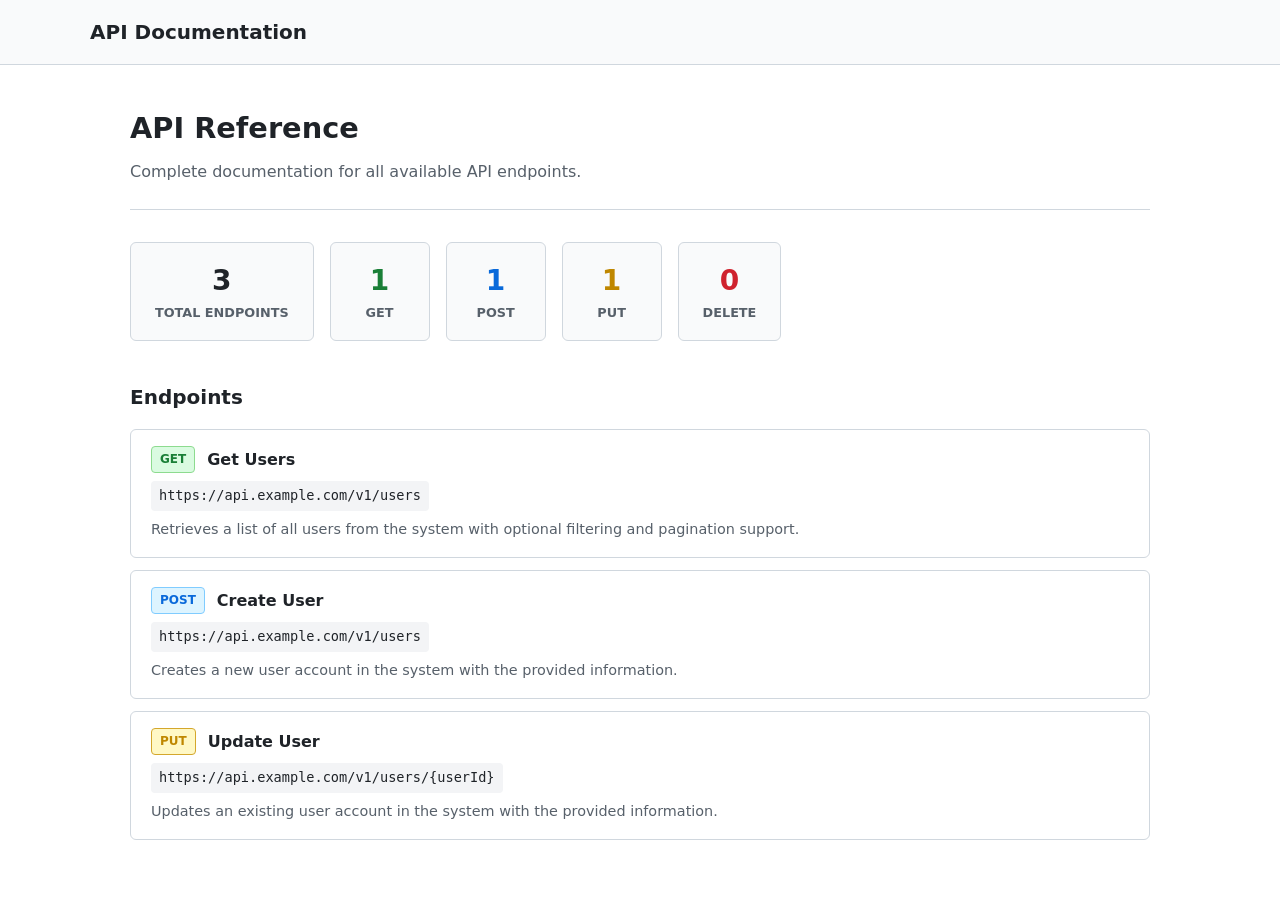
<file: index.html>
<!DOCTYPE html>
<html lang="en">

<head>
    <meta charset="UTF-8">
    <meta name="viewport" content="width=device-width, initial-scale=1.0">
    <link rel="icon" type="image/svg+xml" href="./favicon.svg">
    <meta name="generator" content="Astro v5.15.4">
    <title>API Reference | API Documentation</title>
    <style>
        :root {
            --bg: #ffffff;
            --panel: #f9fafb;
            --border: #d0d7de;
            --text: #1f2328;
            --muted: #57606a;
            --blue: #0969da;
            --green: #1a7f37;
            --orange: #bf8700;
            --red: #cf222e;
            --purple: #8250df;
            --gray-light: #f3f4f6;
            --mono: ui-monospace, SFMono-Regular, Consolas, monospace
        }

        html,
        body {
            margin: 0;
            width: 100%;
            min-height: 100%;
            background: var(--bg);
            color: var(--text);
            font-family: system-ui, -apple-system, Segoe UI, Roboto, Arial, sans-serif;
            line-height: 1.6
        }

        * {
            box-sizing: border-box
        }

        .site-header {
            background-color: var(--panel);
            border-bottom: 1px solid var(--border);
            padding: 1rem 2rem
        }

        .header-content {
            max-width: 1100px;
            margin: 0 auto
        }

        .logo {
            color: var(--text);
            text-decoration: none;
            font-weight: 700;
            font-size: 1.25rem
        }

        .logo:hover {
            color: var(--blue)
        }

        main {
            max-width: 1100px;
            margin: 0 auto;
            padding: 2.5rem
        }

        .api-index[data-astro-cid-j7pv25f6] {
            max-width: 100%
        }

        .index-header[data-astro-cid-j7pv25f6] {
            margin-bottom: 2rem;
            border-bottom: 1px solid var(--border);
            padding-bottom: 1.5rem
        }

        .index-header[data-astro-cid-j7pv25f6] h1[data-astro-cid-j7pv25f6] {
            font-size: 1.8rem;
            color: var(--text);
            margin: 0 0 .5rem
        }

        .index-header[data-astro-cid-j7pv25f6] p[data-astro-cid-j7pv25f6] {
            color: var(--muted);
            font-size: 1rem;
            margin: 0
        }

        .api-stats[data-astro-cid-j7pv25f6] {
            display: flex;
            gap: 1rem;
            margin-bottom: 2.5rem;
            flex-wrap: wrap
        }

        .stat[data-astro-cid-j7pv25f6] {
            background-color: var(--panel);
            border: 1px solid var(--border);
            border-radius: 6px;
            padding: 1rem 1.5rem;
            display: flex;
            flex-direction: column;
            align-items: center;
            min-width: 100px
        }

        .stat-value[data-astro-cid-j7pv25f6] {
            font-size: 1.75rem;
            font-weight: 700;
            color: var(--text)
        }

        .stat-get[data-astro-cid-j7pv25f6] .stat-value[data-astro-cid-j7pv25f6] {
            color: var(--green)
        }

        .stat-post[data-astro-cid-j7pv25f6] .stat-value[data-astro-cid-j7pv25f6] {
            color: var(--blue)
        }

        .stat-put[data-astro-cid-j7pv25f6] .stat-value[data-astro-cid-j7pv25f6] {
            color: var(--orange)
        }

        .stat-delete[data-astro-cid-j7pv25f6] .stat-value[data-astro-cid-j7pv25f6] {
            color: var(--red)
        }

        .stat-label[data-astro-cid-j7pv25f6] {
            font-size: .8rem;
            color: var(--muted);
            text-transform: uppercase;
            font-weight: 600
        }

        .api-list[data-astro-cid-j7pv25f6] h2[data-astro-cid-j7pv25f6] {
            font-size: 1.25rem;
            color: var(--text);
            margin-bottom: 1rem
        }

        .no-apis[data-astro-cid-j7pv25f6] {
            color: var(--muted);
            background-color: var(--panel);
            padding: 2rem;
            border-radius: 6px;
            text-align: center;
            border: 1px solid var(--border)
        }

        .no-apis[data-astro-cid-j7pv25f6] code[data-astro-cid-j7pv25f6] {
            background-color: var(--gray-light);
            padding: .15rem .35rem;
            border-radius: 4px;
            font-family: var(--mono)
        }

        .endpoint-cards[data-astro-cid-j7pv25f6] {
            display: flex;
            flex-direction: column;
            gap: .75rem
        }

        .endpoint-card[data-astro-cid-j7pv25f6] {
            background-color: var(--bg);
            border: 1px solid var(--border);
            border-radius: 6px;
            padding: 1rem 1.25rem;
            text-decoration: none;
            transition: all .15s ease
        }

        .endpoint-card[data-astro-cid-j7pv25f6]:hover {
            border-color: var(--blue);
            box-shadow: 0 1px 3px #00000014
        }

        .card-header[data-astro-cid-j7pv25f6] {
            display: flex;
            align-items: center;
            gap: .75rem;
            margin-bottom: .5rem
        }

        .method[data-astro-cid-j7pv25f6] {
            font-size: .75rem;
            font-weight: 700;
            text-transform: uppercase;
            padding: .2rem .5rem;
            border-radius: 4px
        }

        .method-get[data-astro-cid-j7pv25f6] {
            background-color: #dafbe1;
            color: var(--green);
            border: 1px solid #8ddb8f
        }

        .method-post[data-astro-cid-j7pv25f6] {
            background-color: #ddf4ff;
            color: var(--blue);
            border: 1px solid #80ccff
        }

        .method-put[data-astro-cid-j7pv25f6] {
            background-color: #fff8c5;
            color: var(--orange);
            border: 1px solid #d4a72c
        }

        .method-patch[data-astro-cid-j7pv25f6] {
            background-color: #fbefff;
            color: var(--purple);
            border: 1px solid #c297eb
        }

        .method-delete[data-astro-cid-j7pv25f6] {
            background-color: #ffebe9;
            color: var(--red);
            border: 1px solid #ff8182
        }

        .api-name[data-astro-cid-j7pv25f6] {
            font-size: 1rem;
            font-weight: 600;
            color: var(--text)
        }

        .api-endpoint[data-astro-cid-j7pv25f6] {
            display: inline-block;
            background-color: var(--gray-light);
            padding: .25rem .5rem;
            border-radius: 4px;
            font-size: .85rem;
            font-family: var(--mono);
            color: var(--text);
            margin-bottom: .5rem
        }

        .api-description[data-astro-cid-j7pv25f6] {
            color: var(--muted);
            font-size: .9rem;
            line-height: 1.5;
            margin: 0
        }

        @media(max-width:640px) {
            .api-stats[data-astro-cid-j7pv25f6] {
                justify-content: center
            }

            .stat[data-astro-cid-j7pv25f6] {
                flex: 1;
                min-width: 80px
            }
        }
    </style>
</head>

<body>
    <header class="site-header">
        <div class="header-content"> <a href="/" class="logo">API Documentation</a> </div>
    </header>
    <main>
        <div class="api-index" data-astro-cid-j7pv25f6>
            <header class="index-header" data-astro-cid-j7pv25f6>
                <h1 data-astro-cid-j7pv25f6>API Reference</h1>
                <p data-astro-cid-j7pv25f6>Complete documentation for all available API endpoints.</p>
            </header>
            <div class="api-stats" data-astro-cid-j7pv25f6>
                <div class="stat" data-astro-cid-j7pv25f6> <span class="stat-value" data-astro-cid-j7pv25f6>3</span>
                    <span class="stat-label" data-astro-cid-j7pv25f6>Total Endpoints</span> </div>
                <div class="stat stat-get" data-astro-cid-j7pv25f6> <span class="stat-value"
                        data-astro-cid-j7pv25f6>1</span> <span class="stat-label" data-astro-cid-j7pv25f6>GET</span>
                </div>
                <div class="stat stat-post" data-astro-cid-j7pv25f6> <span class="stat-value"
                        data-astro-cid-j7pv25f6>1</span> <span class="stat-label" data-astro-cid-j7pv25f6>POST</span>
                </div>
                <div class="stat stat-put" data-astro-cid-j7pv25f6> <span class="stat-value"
                        data-astro-cid-j7pv25f6>1</span> <span class="stat-label" data-astro-cid-j7pv25f6>PUT</span>
                </div>
                <div class="stat stat-delete" data-astro-cid-j7pv25f6> <span class="stat-value"
                        data-astro-cid-j7pv25f6>0</span> <span class="stat-label" data-astro-cid-j7pv25f6>DELETE</span>
                </div>
            </div>
            <section class="api-list" data-astro-cid-j7pv25f6>
                <h2 data-astro-cid-j7pv25f6>Endpoints</h2>
                <div class="endpoint-cards" data-astro-cid-j7pv25f6> <a href="./api/get-users" class="endpoint-card"
                        data-astro-cid-j7pv25f6>
                        <div class="card-header" data-astro-cid-j7pv25f6> <span class="method method-get"
                                data-astro-cid-j7pv25f6>GET</span> <span class="api-name" data-astro-cid-j7pv25f6>Get
                                Users</span> </div> <code class="api-endpoint"
                            data-astro-cid-j7pv25f6>https://api.example.com/v1/users</code>
                        <p class="api-description" data-astro-cid-j7pv25f6>Retrieves a list of all users from the system
                            with optional filtering and pagination support.</p>
                    </a><a href="./api/create-user" class="endpoint-card" data-astro-cid-j7pv25f6>
                        <div class="card-header" data-astro-cid-j7pv25f6> <span class="method method-post"
                                data-astro-cid-j7pv25f6>POST</span> <span class="api-name"
                                data-astro-cid-j7pv25f6>Create User</span> </div> <code class="api-endpoint"
                            data-astro-cid-j7pv25f6>https://api.example.com/v1/users</code>
                        <p class="api-description" data-astro-cid-j7pv25f6>Creates a new user account in the system with
                            the provided information.</p>
                    </a><a href="./api/update-user" class="endpoint-card" data-astro-cid-j7pv25f6>
                        <div class="card-header" data-astro-cid-j7pv25f6> <span class="method method-put"
                                data-astro-cid-j7pv25f6>PUT</span> <span class="api-name" data-astro-cid-j7pv25f6>Update
                                User</span> </div> <code class="api-endpoint"
                            data-astro-cid-j7pv25f6>https://api.example.com/v1/users/{userId}</code>
                        <p class="api-description" data-astro-cid-j7pv25f6>Updates an existing user account in the
                            system with the provided information.</p>
                    </a> </div>
            </section>
        </div>
    </main>
</body>

</html>
</file>
